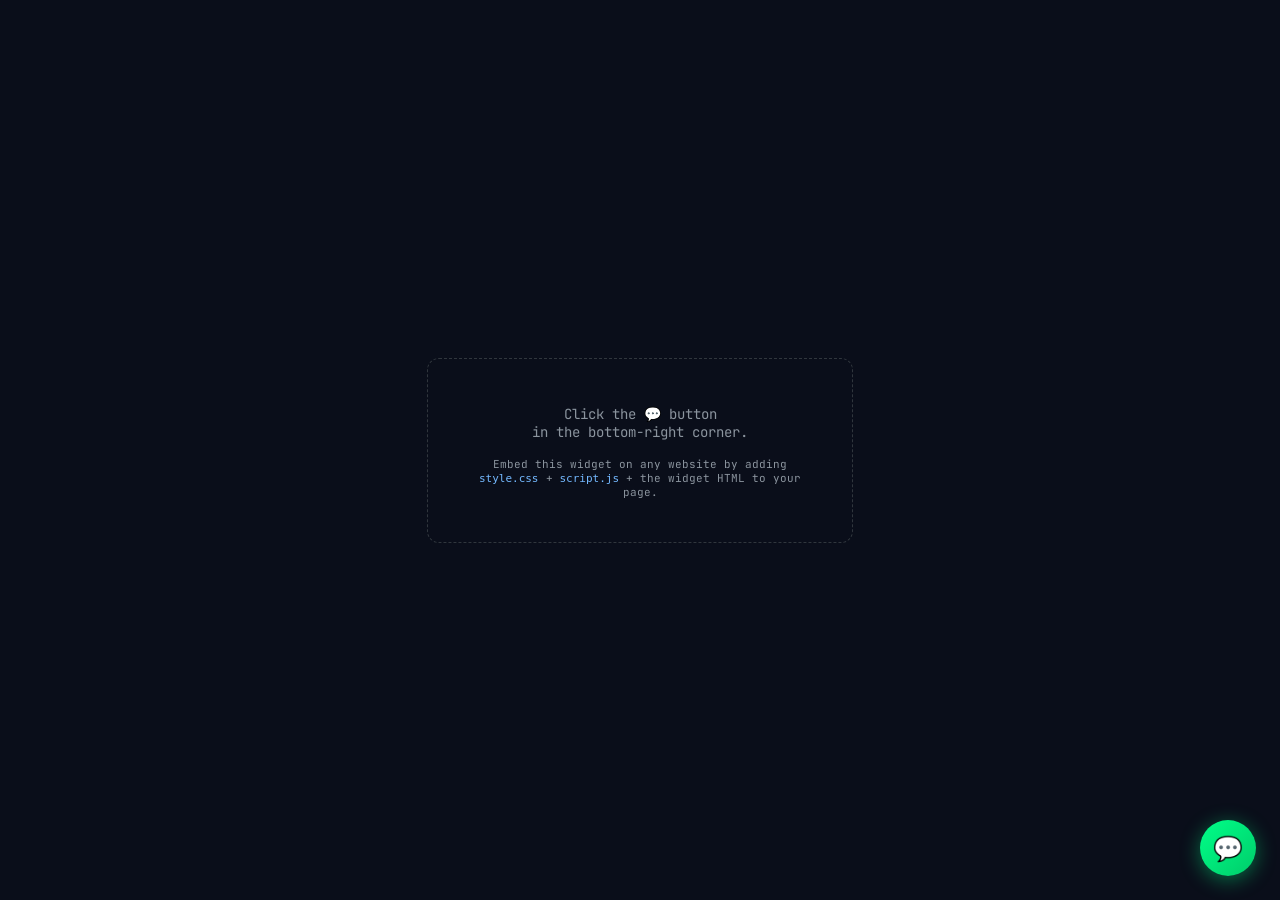
<file: index.html>
<!DOCTYPE html>
<html lang="en">
<head>
  <meta charset="UTF-8" />
  <meta name="viewport" content="width=device-width, initial-scale=1.0" />
  <title>Cyber Execs — AI Chatbot Widget</title>
  <link rel="preconnect" href="https://fonts.googleapis.com" />
  <link href="https://fonts.googleapis.com/css2?family=JetBrains+Mono:wght@400;600;700&display=swap" rel="stylesheet" />
  <link rel="stylesheet" href="style.css" />
  <style>
    body {
      margin: 0;
      min-height: 100vh;
      background: #0a0e1a;
      display: flex;
      align-items: center;
      justify-content: center;
      font-family: 'JetBrains Mono', monospace;
      color: #8b949e;
      font-size: 14px;
    }
    .demo-note {
      text-align: center;
      padding: 2rem;
      border: 1px dashed #30363d;
      border-radius: 12px;
      max-width: 360px;
    }
    .demo-note span {
      color: #00ff88;
      font-weight: 700;
    }
  </style>
</head>
<body>
  <div class="demo-note">
    <p>Click the <span>💬</span> button<br />in the bottom-right corner.</p>
    <p style="margin-top:1rem; font-size:11px;">
      Embed this widget on any website by adding<br />
      <code style="color:#74b9ff">style.css</code> + <code style="color:#74b9ff">script.js</code> +
      the widget HTML to your page.
    </p>
  </div>

  <!-- ── CHATBOT WIDGET ── -->
  <div id="chat-button">💬</div>

  <div id="chat-popup" class="hidden">
    <div id="chat-header">
      <div class="header-dot"></div>
      <div class="header-title">Cyber Execs Assistant</div>
      <div class="header-sub">● Online</div>
    </div>
    <div id="chat-box"></div>
    <div id="chat-input-container">
      <input id="user-input" type="text" placeholder="Ask me anything…" autocomplete="off" />
      <button id="send-btn">Send</button>
    </div>
  </div>

  <!-- Optional: override API URL and client_id before loading script.js -->
  <!-- <script>window.CHATBOT_API_URL = "https://your-render-app.onrender.com/chat";</script> -->
  <!-- <script>window.CHATBOT_CLIENT_ID = "your_client_id";</script> -->
  <script src="script.js"></script>
</body>
</html>
</file>
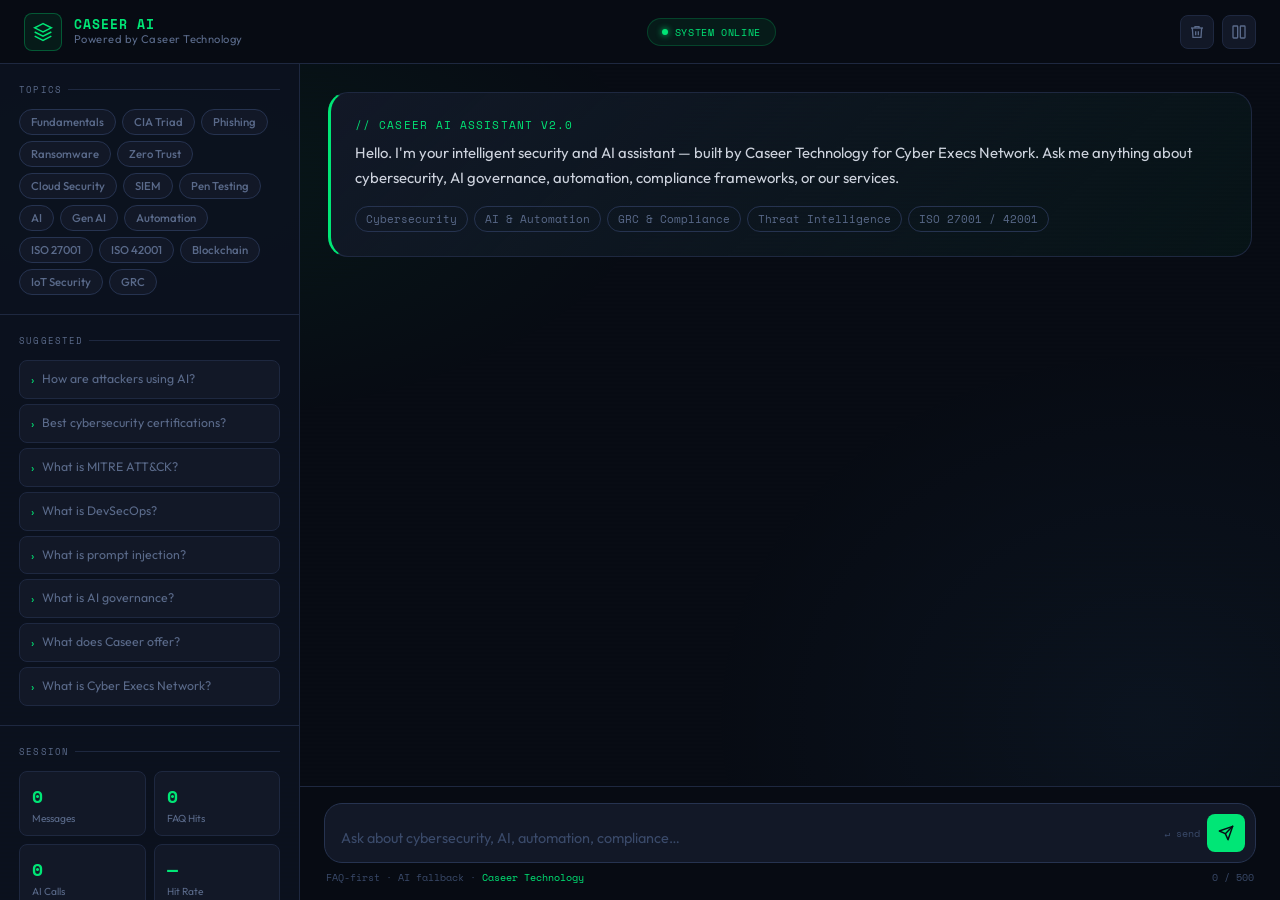
<file: chat.html>
<!DOCTYPE html>
<html lang="en">
<head>
  <meta charset="UTF-8" />
  <meta name="viewport" content="width=device-width, initial-scale=1.0" />
  <title>CASEER AI — Intelligent Security Assistant</title>
  <link rel="preconnect" href="https://fonts.googleapis.com" />
  <link rel="preconnect" href="https://fonts.gstatic.com" crossorigin />
  <link href="https://fonts.googleapis.com/css2?family=Space+Mono:wght@400;700&family=Outfit:wght@300;400;500;600;700&display=swap" rel="stylesheet" />
  <style>
    :root {
      --green: #00e676; --green-dim: #00b85c;
      --green-glow: rgba(0,230,118,0.18); --green-subtle: rgba(0,230,118,0.07);
      --bg: #080c14; --bg2: #0d1220; --bg3: #121827; --bg4: #192032;
      --line: #1e2840; --line2: #263350;
      --white: #f0f4ff; --muted: #5a6a8a; --muted2: #3a4a6a;
      --blue: #4da6ff; --amber: #ffb340; --red: #ff4f6a;
      --mono: 'Space Mono', monospace; --sans: 'Outfit', sans-serif;
      --r-sm: 8px; --r-md: 14px; --r-lg: 20px;
      --sidebar-w: 300px; --header-h: 64px;
    }
    *, *::before, *::after { box-sizing: border-box; margin: 0; padding: 0; }
    html, body { height: 100%; overflow: hidden; }
    body { font-family: var(--sans); background: var(--bg); color: var(--white); display: flex; flex-direction: column; }
    body::before {
      content: ''; position: fixed; inset: 0; pointer-events: none; z-index: 0;
      background:
        radial-gradient(ellipse 60% 40% at 10% 20%, rgba(0,230,118,0.06) 0%, transparent 70%),
        radial-gradient(ellipse 50% 60% at 90% 80%, rgba(77,166,255,0.05) 0%, transparent 70%);
    }
    body::after {
      content: ''; position: fixed; inset: 0; pointer-events: none; z-index: 0;
      background: repeating-linear-gradient(0deg, transparent, transparent 2px, rgba(0,0,0,0.025) 2px, rgba(0,0,0,0.025) 4px);
    }

    /* HEADER */
    .header {
      position: relative; z-index: 10; height: var(--header-h);
      background: rgba(8,12,20,0.97); border-bottom: 1px solid var(--line);
      display: flex; align-items: center; justify-content: space-between;
      padding: 0 1.5rem; backdrop-filter: blur(12px); flex-shrink: 0;
    }
    .header-brand { display: flex; align-items: center; gap: 12px; }
    .logo-mark {
      width: 38px; height: 38px; background: var(--green-subtle);
      border: 1px solid rgba(0,230,118,0.3); border-radius: var(--r-sm);
      display: flex; align-items: center; justify-content: center;
    }
    .logo-mark svg { width: 20px; height: 20px; stroke: var(--green); fill: none; stroke-width: 1.8; }
    .brand-name { font-family: var(--mono); font-size: 0.8rem; font-weight: 700; color: var(--green); letter-spacing: 0.08em; text-transform: uppercase; line-height: 1.2; }
    .brand-sub { font-size: 0.7rem; color: var(--muted); letter-spacing: 0.04em; }
    .status-pill {
      display: flex; align-items: center; gap: 7px;
      background: var(--green-subtle); border: 1px solid rgba(0,230,118,0.2);
      border-radius: 100px; padding: 5px 14px;
      font-family: var(--mono); font-size: 0.65rem; color: var(--green); letter-spacing: 0.06em;
    }
    .status-dot {
      width: 6px; height: 6px; border-radius: 50%;
      background: var(--green); box-shadow: 0 0 6px var(--green);
      animation: pdot 2s infinite;
    }
    @keyframes pdot { 0%,100% { opacity: 1; } 50% { opacity: 0.35; } }
    .header-actions { display: flex; gap: 8px; }
    .icon-btn {
      width: 34px; height: 34px; background: var(--bg3);
      border: 1px solid var(--line); border-radius: var(--r-sm);
      display: flex; align-items: center; justify-content: center;
      cursor: pointer; transition: all 0.18s; color: var(--muted);
    }
    .icon-btn:hover { background: var(--bg4); border-color: var(--line2); color: var(--white); }
    .icon-btn svg { width: 16px; height: 16px; stroke: currentColor; fill: none; stroke-width: 2; }
    .mob-toggle { display: none; }

    /* LAYOUT */
    .layout { position: relative; z-index: 1; flex: 1; display: flex; overflow: hidden; }

    /* SIDEBAR */
    .sidebar {
      width: var(--sidebar-w); flex-shrink: 0;
      background: rgba(13,18,32,0.9); border-right: 1px solid var(--line);
      display: flex; flex-direction: column; overflow-y: auto;
      transition: transform 0.28s ease;
    }
    .sidebar::-webkit-scrollbar { width: 3px; }
    .sidebar::-webkit-scrollbar-thumb { background: var(--line2); border-radius: 4px; }
    .s-section { padding: 1.2rem; border-bottom: 1px solid var(--line); }
    .s-label {
      font-family: var(--mono); font-size: 0.58rem; color: var(--muted);
      letter-spacing: 0.12em; text-transform: uppercase; margin-bottom: 0.8rem;
      display: flex; align-items: center; gap: 6px;
    }
    .s-label::after { content: ''; flex: 1; height: 1px; background: var(--line); }
    .chips { display: flex; flex-wrap: wrap; gap: 6px; }
    .chip {
      font-size: 0.71rem; font-weight: 500; padding: 5px 11px;
      border-radius: 100px; border: 1px solid var(--line2);
      background: var(--bg3); color: var(--muted); cursor: pointer; transition: all 0.16s; white-space: nowrap;
    }
    .chip:hover { border-color: var(--green); color: var(--green); background: var(--green-subtle); }
    .sugg-list { display: flex; flex-direction: column; gap: 5px; }
    .sugg-item {
      font-size: 0.77rem; color: var(--muted); padding: 9px 11px;
      background: var(--bg3); border: 1px solid var(--line);
      border-radius: var(--r-sm); cursor: pointer; transition: all 0.16s; line-height: 1.45;
      display: flex; align-items: flex-start; gap: 8px;
    }
    .sugg-item::before { content: '›'; color: var(--green); flex-shrink: 0; margin-top: 1px; }
    .sugg-item:hover { background: var(--green-subtle); border-color: rgba(0,230,118,0.28); color: var(--white); }
    .stats-grid { display: grid; grid-template-columns: 1fr 1fr; gap: 8px; }
    .stat-card { background: var(--bg3); border: 1px solid var(--line); border-radius: var(--r-sm); padding: 10px 12px; }
    .stat-val { font-family: var(--mono); font-size: 1.15rem; font-weight: 700; color: var(--green); }
    .stat-lbl { font-size: 0.64rem; color: var(--muted); margin-top: 2px; }

    /* CHAT MAIN */
    .chat-main { flex: 1; display: flex; flex-direction: column; overflow: hidden; min-width: 0; }

    /* MESSAGES */
    .messages {
      flex: 1; overflow-y: auto; padding: 1.75rem;
      display: flex; flex-direction: column; gap: 1.2rem; scroll-behavior: smooth;
    }
    .messages::-webkit-scrollbar { width: 4px; }
    .messages::-webkit-scrollbar-thumb { background: var(--line2); border-radius: 4px; }
    .messages::-webkit-scrollbar-thumb:hover { background: var(--green-dim); }

    /* Welcome */
    .welcome-card {
      background: linear-gradient(135deg, var(--bg3) 0%, rgba(0,230,118,0.04) 100%);
      border: 1px solid var(--line); border-left: 3px solid var(--green);
      border-radius: var(--r-lg); padding: 1.5rem;
      animation: fadeup 0.5s ease both;
    }
    .welcome-title { font-family: var(--mono); font-size: 0.68rem; color: var(--green); letter-spacing: 0.1em; text-transform: uppercase; margin-bottom: 0.5rem; }
    .welcome-text { font-size: 0.93rem; line-height: 1.65; color: rgba(240,244,255,0.85); }
    .w-badges { display: flex; flex-wrap: wrap; gap: 6px; margin-top: 1rem; }
    .w-badge { font-size: 0.67rem; font-family: var(--mono); padding: 4px 10px; border-radius: 100px; border: 1px solid var(--line2); color: var(--muted); }

    /* Message rows */
    .msg-row { display: flex; gap: 12px; animation: fadeup 0.28s ease both; }
    .msg-row.user { flex-direction: row-reverse; }
    @keyframes fadeup { from { opacity: 0; transform: translateY(10px); } to { opacity: 1; transform: translateY(0); } }
    .av {
      width: 36px; height: 36px; border-radius: 10px;
      display: flex; align-items: center; justify-content: center;
      font-family: var(--mono); font-weight: 700; font-size: 0.62rem;
      letter-spacing: 0.04em; flex-shrink: 0;
    }
    .msg-row.bot .av { background: linear-gradient(135deg, var(--green-dim), #006b35); color: var(--bg); box-shadow: 0 0 10px rgba(0,230,118,0.2); }
    .msg-row.user .av { background: linear-gradient(135deg, #1a4a8a, #0d2860); color: var(--blue); border: 1px solid rgba(77,166,255,0.25); }
    .msg-body { max-width: 73%; display: flex; flex-direction: column; gap: 4px; }
    .msg-row.user .msg-body { align-items: flex-end; }
    .bubble { padding: 0.88rem 1.1rem; border-radius: var(--r-md); font-size: 0.9rem; line-height: 1.65; }
    .msg-row.bot .bubble {
      background: var(--bg3); border: 1px solid var(--line); border-left: 3px solid var(--green);
      color: rgba(240,244,255,0.9); border-radius: 4px var(--r-md) var(--r-md) var(--r-md);
    }
    .msg-row.user .bubble {
      background: linear-gradient(135deg, rgba(26,74,138,0.55), rgba(13,40,96,0.55));
      border: 1px solid rgba(77,166,255,0.2); color: rgba(240,244,255,0.95);
      border-radius: var(--r-md) 4px var(--r-md) var(--r-md);
    }
    .msg-meta { display: flex; align-items: center; gap: 6px; flex-wrap: wrap; }
    .badge { font-family: var(--mono); font-size: 0.58rem; letter-spacing: 0.06em; padding: 3px 8px; border-radius: 100px; font-weight: 700; text-transform: uppercase; }
    .b-faq { background: rgba(0,230,118,0.1); color: var(--green); border: 1px solid rgba(0,230,118,0.22); }
    .b-ai  { background: rgba(77,166,255,0.1); color: var(--blue);  border: 1px solid rgba(77,166,255,0.22); }
    .b-err { background: rgba(255,79,106,0.1); color: var(--red);   border: 1px solid rgba(255,79,106,0.22); }
    .score-wrap { display: flex; align-items: center; gap: 4px; }
    .score-bar { width: 44px; height: 3px; background: var(--bg4); border-radius: 4px; overflow: hidden; }
    .score-fill { height: 100%; background: linear-gradient(90deg, var(--green-dim), var(--green)); }
    .meta-txt { font-family: var(--mono); font-size: 0.58rem; color: var(--muted); }
    .copy-btn { font-size: 0.58rem; font-family: var(--mono); color: var(--muted2); background: none; border: none; cursor: pointer; padding: 2px 5px; border-radius: 4px; transition: color 0.14s; }
    .copy-btn:hover { color: var(--green); }
    .typing-bbl {
      display: flex; align-items: center; gap: 5px;
      padding: 0.85rem 1.1rem; background: var(--bg3);
      border: 1px solid var(--line); border-left: 3px solid var(--green);
      border-radius: 4px var(--r-md) var(--r-md) var(--r-md);
    }
    .td { width: 7px; height: 7px; border-radius: 50%; background: var(--green); animation: bnc 1.3s infinite; }
    .td:nth-child(2) { animation-delay: 0.16s; }
    .td:nth-child(3) { animation-delay: 0.32s; }
    @keyframes bnc { 0%,60%,100% { transform: translateY(0); opacity: 0.35; } 30% { transform: translateY(-6px); opacity: 1; } }

    /* INPUT */
    .input-area {
      flex-shrink: 0; padding: 1rem 1.5rem;
      background: rgba(8,12,20,0.97); border-top: 1px solid var(--line);
      backdrop-filter: blur(12px);
    }
    .input-row {
      display: flex; align-items: flex-end; gap: 10px;
      background: var(--bg3); border: 1px solid var(--line2);
      border-radius: 18px; padding: 10px 10px 10px 16px; transition: border-color 0.2s;
    }
    .input-row:focus-within { border-color: rgba(0,230,118,0.38); box-shadow: 0 0 0 3px rgba(0,230,118,0.05); }
    #messageInput {
      flex: 1; background: none; border: none; outline: none;
      color: var(--white); font-family: var(--sans); font-size: 0.9rem;
      resize: none; line-height: 1.5; max-height: 130px; min-height: 24px;
      overflow-y: auto; caret-color: var(--green);
    }
    #messageInput::placeholder { color: var(--muted2); }
    .input-controls { display: flex; align-items: center; gap: 7px; flex-shrink: 0; }
    .send-hint { font-size: 0.6rem; font-family: var(--mono); color: var(--muted2); white-space: nowrap; }
    #sendBtn {
      width: 38px; height: 38px; background: var(--green); border: none;
      border-radius: var(--r-sm); cursor: pointer;
      display: flex; align-items: center; justify-content: center; transition: all 0.18s;
    }
    #sendBtn:hover { background: var(--green-dim); transform: scale(1.05); }
    #sendBtn:active { transform: scale(0.96); }
    #sendBtn:disabled { opacity: 0.4; cursor: not-allowed; transform: none; }
    #sendBtn svg { width: 16px; height: 16px; stroke: var(--bg); fill: none; stroke-width: 2.2; stroke-linecap: round; stroke-linejoin: round; }
    .input-footer { display: flex; justify-content: space-between; align-items: center; margin-top: 7px; padding: 0 2px; }
    .powered { font-size: 0.6rem; color: var(--muted2); font-family: var(--mono); }
    .powered span { color: var(--green); }
    .char-count { font-family: var(--mono); font-size: 0.6rem; color: var(--muted2); }
    .char-count.warn { color: var(--amber); }

    /* RESPONSIVE */
    .sidebar-overlay { display: none; position: fixed; inset: 0; background: rgba(0,0,0,0.65); z-index: 99; }
    @media (max-width: 900px) {
      .sidebar {
        position: fixed; left: 0; top: var(--header-h);
        height: calc(100% - var(--header-h)); z-index: 100; transform: translateX(-100%);
      }
      .sidebar.open { transform: translateX(0); }
      .sidebar-overlay.open { display: block; }
      .mob-toggle { display: flex; }
      .status-pill { display: none; }
    }
    @media (max-width: 600px) {
      .header { padding: 0 1rem; }
      .messages { padding: 1rem; gap: 1rem; }
      .msg-body { max-width: 90%; }
      .input-area { padding: 0.75rem 0.9rem; }
      .send-hint { display: none; }
    }
  </style>
</head>
<body>

  <!-- HEADER -->
  <header class="header">
    <div class="header-brand">
      <button class="icon-btn mob-toggle" id="sidebarToggle">
        <svg viewBox="0 0 24 24"><line x1="3" y1="6" x2="21" y2="6"/><line x1="3" y1="12" x2="21" y2="12"/><line x1="3" y1="18" x2="15" y2="18"/></svg>
      </button>
      <div class="logo-mark">
        <svg viewBox="0 0 24 24"><path d="M12 2L2 7l10 5 10-5-10-5z"/><path d="M2 17l10 5 10-5"/><path d="M2 12l10 5 10-5"/></svg>
      </div>
      <div>
        <div class="brand-name">CASEER AI</div>
        <div class="brand-sub">Powered by Caseer Technology</div>
      </div>
    </div>

    <div class="status-pill">
      <div class="status-dot"></div>
      SYSTEM ONLINE
    </div>

    <div class="header-actions">
      <button class="icon-btn" id="clearBtn" title="Clear chat">
        <svg viewBox="0 0 24 24"><polyline points="3 6 5 6 21 6"/><path d="M19 6l-1 14H6L5 6"/><path d="M10 11v6M14 11v6"/><path d="M9 6V4h6v2"/></svg>
      </button>
      <button class="icon-btn" id="sidebarHideBtn" title="Toggle sidebar">
        <svg viewBox="0 0 24 24"><rect x="3" y="3" width="7" height="18" rx="1"/><rect x="14" y="3" width="7" height="18" rx="1"/></svg>
      </button>
    </div>
  </header>

  <div class="sidebar-overlay" id="overlay"></div>

  <div class="layout">

    <!-- SIDEBAR -->
    <aside class="sidebar" id="sidebar">
      <div class="s-section">
        <div class="s-label">Topics</div>
        <div class="chips">
          <div class="chip" data-q="What is cybersecurity?">Fundamentals</div>
          <div class="chip" data-q="What is the CIA triad?">CIA Triad</div>
          <div class="chip" data-q="What is phishing?">Phishing</div>
          <div class="chip" data-q="What is ransomware?">Ransomware</div>
          <div class="chip" data-q="What is zero trust security?">Zero Trust</div>
          <div class="chip" data-q="What is cloud security?">Cloud Security</div>
          <div class="chip" data-q="What is a SIEM?">SIEM</div>
          <div class="chip" data-q="What is penetration testing?">Pen Testing</div>
          <div class="chip" data-q="What is artificial intelligence?">AI</div>
          <div class="chip" data-q="What is generative AI?">Gen AI</div>
          <div class="chip" data-q="What is RPA?">Automation</div>
          <div class="chip" data-q="What is ISO 27001?">ISO 27001</div>
          <div class="chip" data-q="What is ISO 42001?">ISO 42001</div>
          <div class="chip" data-q="What is blockchain?">Blockchain</div>
          <div class="chip" data-q="What is IoT security?">IoT Security</div>
          <div class="chip" data-q="What is GRC?">GRC</div>
        </div>
      </div>

      <div class="s-section">
        <div class="s-label">Suggested</div>
        <div class="sugg-list">
          <div class="sugg-item" data-q="How are attackers using AI?">How are attackers using AI?</div>
          <div class="sugg-item" data-q="What certifications are recommended for cybersecurity?">Best cybersecurity certifications?</div>
          <div class="sugg-item" data-q="What is the MITRE ATT&CK framework?">What is MITRE ATT&amp;CK?</div>
          <div class="sugg-item" data-q="What is DevSecOps?">What is DevSecOps?</div>
          <div class="sugg-item" data-q="What is prompt injection?">What is prompt injection?</div>
          <div class="sugg-item" data-q="What is AI governance?">What is AI governance?</div>
          <div class="sugg-item" data-q="What services does Caseer offer?">What does Caseer offer?</div>
          <div class="sugg-item" data-q="What is Cyber Execs Network?">What is Cyber Execs Network?</div>
        </div>
      </div>

      <div class="s-section">
        <div class="s-label">Session</div>
        <div class="stats-grid">
          <div class="stat-card"><div class="stat-val" id="sTotal">0</div><div class="stat-lbl">Messages</div></div>
          <div class="stat-card"><div class="stat-val" id="sFaq">0</div><div class="stat-lbl">FAQ Hits</div></div>
          <div class="stat-card"><div class="stat-val" id="sAi">0</div><div class="stat-lbl">AI Calls</div></div>
          <div class="stat-card"><div class="stat-val" id="sRate">—</div><div class="stat-lbl">Hit Rate</div></div>
        </div>
      </div>
    </aside>

    <!-- CHAT -->
    <main class="chat-main">
      <div class="messages" id="messages">
        <div class="welcome-card">
          <div class="welcome-title">// CASEER AI ASSISTANT v2.0</div>
          <div class="welcome-text">Hello. I'm your intelligent security and AI assistant — built by Caseer Technology for Cyber Execs Network. Ask me anything about cybersecurity, AI governance, automation, compliance frameworks, or our services.</div>
          <div class="w-badges">
            <span class="w-badge">Cybersecurity</span>
            <span class="w-badge">AI &amp; Automation</span>
            <span class="w-badge">GRC &amp; Compliance</span>
            <span class="w-badge">Threat Intelligence</span>
            <span class="w-badge">ISO 27001 / 42001</span>
          </div>
        </div>
      </div>

      <div class="input-area">
        <div class="input-row">
          <textarea id="messageInput" rows="1" placeholder="Ask about cybersecurity, AI, automation, compliance…" autocomplete="off"></textarea>
          <div class="input-controls">
            <span class="send-hint">↵ send</span>
            <button id="sendBtn" title="Send">
              <svg viewBox="0 0 24 24"><line x1="22" y1="2" x2="11" y2="13"/><polygon points="22 2 15 22 11 13 2 9 22 2"/></svg>
            </button>
          </div>
        </div>
        <div class="input-footer">
          <span class="powered">FAQ-first · AI fallback · <span>Caseer Technology</span></span>
          <span class="char-count" id="charCount">0 / 500</span>
        </div>
      </div>
    </main>
  </div>

  <script>
    const API_URL = window.CHATBOT_API_URL || (
      ['localhost','127.0.0.1'].includes(window.location.hostname)
        ? 'http://localhost:8000/chat' : '/chat'
    );
    const CLIENT_ID  = window.CHATBOT_CLIENT_ID || 'default';
    const SESSION_ID = 'ses-' + Math.random().toString(36).slice(2, 11);
    const stats = { total: 0, faq: 0, ai: 0 };

    const msgsEl   = document.getElementById('messages');
    const inputEl  = document.getElementById('messageInput');
    const sendBtn  = document.getElementById('sendBtn');
    const sidebar  = document.getElementById('sidebar');
    const overlay  = document.getElementById('overlay');

    // Sidebar controls
    document.getElementById('sidebarToggle').addEventListener('click', () => {
      sidebar.classList.toggle('open'); overlay.classList.toggle('open');
    });
    overlay.addEventListener('click', () => {
      sidebar.classList.remove('open'); overlay.classList.remove('open');
    });
    document.getElementById('sidebarHideBtn').addEventListener('click', () => {
      sidebar.style.display = sidebar.style.display === 'none' ? '' : 'none';
    });

    // Clear
    document.getElementById('clearBtn').addEventListener('click', () => {
      msgsEl.innerHTML = '';
      addWelcome();
      stats.total = stats.faq = stats.ai = 0;
      updateStats();
    });

    function addWelcome() {
      const d = document.createElement('div');
      d.className = 'welcome-card';
      d.innerHTML = `<div class="welcome-title">// CASEER AI ASSISTANT v2.0</div>
        <div class="welcome-text">Hello. I'm your intelligent security and AI assistant — built by Caseer Technology for Cyber Execs Network. Ask me anything about cybersecurity, AI governance, automation, compliance frameworks, or our services.</div>
        <div class="w-badges">
          <span class="w-badge">Cybersecurity</span><span class="w-badge">AI &amp; Automation</span>
          <span class="w-badge">GRC &amp; Compliance</span><span class="w-badge">Threat Intelligence</span>
          <span class="w-badge">ISO 27001 / 42001</span>
        </div>`;
      msgsEl.appendChild(d);
    }

    // Chips & suggestions
    document.querySelectorAll('.chip, .sugg-item').forEach(el => {
      el.addEventListener('click', () => {
        inputEl.value = el.dataset.q || el.textContent.trim();
        resize(); inputEl.focus();
        sidebar.classList.remove('open'); overlay.classList.remove('open');
      });
    });

    // Input
    inputEl.addEventListener('input', () => {
      resize();
      const l = inputEl.value.length;
      const cc = document.getElementById('charCount');
      cc.textContent = `${Math.min(l,500)} / 500`;
      cc.classList.toggle('warn', l > 400);
      if (l > 500) inputEl.value = inputEl.value.slice(0,500);
    });
    inputEl.addEventListener('keydown', e => {
      if (e.key === 'Enter' && !e.shiftKey) { e.preventDefault(); send(); }
    });
    sendBtn.addEventListener('click', send);

    function resize() {
      inputEl.style.height = 'auto';
      inputEl.style.height = Math.min(inputEl.scrollHeight, 130) + 'px';
    }

    function updateStats() {
      document.getElementById('sTotal').textContent = stats.total;
      document.getElementById('sFaq').textContent   = stats.faq;
      document.getElementById('sAi').textContent    = stats.ai;
      document.getElementById('sRate').textContent  =
        stats.total > 0 ? Math.round(stats.faq / stats.total * 100) + '%' : '—';
    }

    function now() {
      return new Date().toLocaleTimeString([], { hour: '2-digit', minute: '2-digit' });
    }

    function esc(s) {
      return s.replace(/&/g,'&amp;').replace(/</g,'&lt;').replace(/>/g,'&gt;')
               .replace(/"/g,'&quot;').replace(/\n/g,'<br>');
    }

    function scroll() { msgsEl.scrollTop = msgsEl.scrollHeight; }

    function addUser(text) {
      const r = document.createElement('div');
      r.className = 'msg-row user';
      r.innerHTML = `<div class="av">YOU</div>
        <div class="msg-body">
          <div class="bubble">${esc(text)}</div>
          <div class="msg-meta"><span class="meta-txt">${now()}</span></div>
        </div>`;
      msgsEl.appendChild(r); scroll();
    }

    function addBot(text, source, score, matchedQ) {
      const r = document.createElement('div');
      r.className = 'msg-row bot';
      const bCls = source === 'faq' ? 'b-faq' : source === 'ai' ? 'b-ai' : 'b-err';
      const bLbl = source === 'faq' ? 'FAQ'   : source === 'ai' ? 'AI'  : 'ERR';
      const scoreHtml = (source === 'faq' && score != null)
        ? `<div class="score-wrap"><div class="score-bar"><div class="score-fill" style="width:${Math.round(score)}%"></div></div><span class="meta-txt">${Math.round(score)}%</span></div>` : '';
      const matchHtml = matchedQ
        ? `<span class="meta-txt" title="${esc(matchedQ)}" style="cursor:help">matched ⓘ</span>` : '';
      r.innerHTML = `<div class="av">AI</div>
        <div class="msg-body">
          <div class="bubble">${esc(text)}</div>
          <div class="msg-meta">
            <span class="badge ${bCls}">${bLbl}</span>
            ${scoreHtml}${matchHtml}
            <span class="meta-txt">${now()}</span>
            <button class="copy-btn">copy</button>
          </div>
        </div>`;
      r.querySelector('.copy-btn').addEventListener('click', function() {
        navigator.clipboard.writeText(text).then(() => {
          this.textContent = 'copied!';
          setTimeout(() => this.textContent = 'copy', 1500);
        });
      });
      msgsEl.appendChild(r); scroll();
    }

    function addTyping() {
      const r = document.createElement('div');
      r.className = 'msg-row bot'; r.id = 'typing';
      r.innerHTML = `<div class="av">AI</div>
        <div class="msg-body"><div class="typing-bbl"><div class="td"></div><div class="td"></div><div class="td"></div></div></div>`;
      msgsEl.appendChild(r); scroll();
    }

    function removeTyping() { const e = document.getElementById('typing'); if (e) e.remove(); }

    async function send() {
      const text = inputEl.value.trim();
      if (!text || sendBtn.disabled) return;
      addUser(text);
      inputEl.value = ''; inputEl.style.height = 'auto';
      document.getElementById('charCount').textContent = '0 / 500';
      sendBtn.disabled = true; inputEl.disabled = true;
      addTyping();
      try {
        const res = await fetch(API_URL, {
          method: 'POST',
          headers: { 'Content-Type': 'application/json' },
          body: JSON.stringify({ message: text, client_id: CLIENT_ID, session_id: SESSION_ID }),
        });
        removeTyping();
        if (!res.ok) throw new Error(`HTTP ${res.status}`);
        const d = await res.json();
        addBot(d.reply, d.source, d.score, d.matched_question);
        stats.total++;
        if (d.source === 'faq') stats.faq++; else stats.ai++;
        updateStats();
      } catch (err) {
        removeTyping();
        addBot('Unable to reach the server. Please check the connection and try again.', 'error', null, null);
        console.error(err);
      } finally {
        sendBtn.disabled = false; inputEl.disabled = false; inputEl.focus();
      }
    }
  </script>
</body>
</html>
</file>
<file: style.css>
/* Cyber Execs Chatbot Widget — v2.0 */

:root {
  --primary: #00ff88;
  --primary-dark: #00cc6a;
  --bg-widget: #0d1117;
  --bg-header: #131824;
  --bg-input: #1a2030;
  --text-main: #e6edf3;
  --text-muted: #8b949e;
  --border: #30363d;
  --user-bubble: #1f6feb;
  --bot-bubble: #1a2030;
  --shadow: 0 8px 32px rgba(0, 255, 136, 0.12);
}

/* ── Floating Button ── */
#chat-button {
  position: fixed;
  bottom: 24px;
  right: 24px;
  background: linear-gradient(135deg, var(--primary), var(--primary-dark));
  color: #000;
  border-radius: 50%;
  width: 56px;
  height: 56px;
  display: flex;
  justify-content: center;
  align-items: center;
  font-size: 24px;
  cursor: pointer;
  box-shadow: 0 4px 20px rgba(0, 255, 136, 0.4);
  transition: transform 0.2s ease, box-shadow 0.2s ease;
  z-index: 9999;
  user-select: none;
}

#chat-button:hover {
  transform: scale(1.1);
  box-shadow: 0 6px 28px rgba(0, 255, 136, 0.6);
}

/* ── Chat Popup ── */
#chat-popup {
  position: fixed;
  bottom: 92px;
  right: 24px;
  width: 340px;
  height: 480px;
  background: var(--bg-widget);
  border: 1px solid var(--border);
  border-radius: 16px;
  display: flex;
  flex-direction: column;
  box-shadow: var(--shadow);
  overflow: hidden;
  z-index: 9998;
  font-family: 'JetBrains Mono', 'Courier New', monospace;
  transition: opacity 0.2s ease, transform 0.2s ease;
}

#chat-popup.hidden {
  display: none;
}

/* ── Header ── */
#chat-header {
  background: var(--bg-header);
  border-bottom: 1px solid var(--border);
  padding: 14px 16px;
  display: flex;
  align-items: center;
  gap: 10px;
}

#chat-header .header-dot {
  width: 10px;
  height: 10px;
  border-radius: 50%;
  background: var(--primary);
  box-shadow: 0 0 8px var(--primary);
  animation: pulse 2s infinite;
}

@keyframes pulse {
  0%, 100% { opacity: 1; }
  50% { opacity: 0.4; }
}

#chat-header .header-title {
  font-size: 13px;
  font-weight: 600;
  color: var(--text-main);
  letter-spacing: 0.5px;
}

#chat-header .header-sub {
  font-size: 10px;
  color: var(--primary);
  margin-left: auto;
}

/* ── Message Area ── */
#chat-box {
  flex: 1;
  padding: 14px 12px;
  overflow-y: auto;
  display: flex;
  flex-direction: column;
  gap: 8px;
  scrollbar-width: thin;
  scrollbar-color: var(--border) transparent;
}

#chat-box::-webkit-scrollbar { width: 4px; }
#chat-box::-webkit-scrollbar-track { background: transparent; }
#chat-box::-webkit-scrollbar-thumb { background: var(--border); border-radius: 4px; }

/* ── Message Wrappers ── */
.message-wrapper {
  display: flex;
}

.user-wrapper { justify-content: flex-end; }
.bot-wrapper  { justify-content: flex-start; }

/* ── Bubbles ── */
.user-message,
.bot-message {
  max-width: 82%;
  padding: 9px 13px;
  border-radius: 12px;
  font-size: 13px;
  line-height: 1.5;
  word-wrap: break-word;
}

.user-message {
  background: var(--user-bubble);
  color: #fff;
  border-bottom-right-radius: 4px;
}

.bot-message {
  background: var(--bot-bubble);
  color: var(--text-main);
  border: 1px solid var(--border);
  border-bottom-left-radius: 4px;
}

/* ── Typing Indicator ── */
.bot-message.typing {
  display: flex;
  align-items: center;
  gap: 5px;
  padding: 12px 16px;
}

.bot-message.typing span {
  width: 7px;
  height: 7px;
  border-radius: 50%;
  background: var(--primary);
  animation: blink 1.2s infinite;
}

.bot-message.typing span:nth-child(2) { animation-delay: 0.2s; }
.bot-message.typing span:nth-child(3) { animation-delay: 0.4s; }

@keyframes blink {
  0%, 80%, 100% { opacity: 0.2; transform: scale(0.8); }
  40% { opacity: 1; transform: scale(1); }
}

/* ── Input Area ── */
#chat-input-container {
  display: flex;
  align-items: center;
  border-top: 1px solid var(--border);
  background: var(--bg-input);
  padding: 8px 10px;
  gap: 8px;
}

#user-input {
  flex: 1;
  background: transparent;
  border: none;
  outline: none;
  color: var(--text-main);
  font-size: 13px;
  font-family: inherit;
  padding: 6px 4px;
  caret-color: var(--primary);
}

#user-input::placeholder {
  color: var(--text-muted);
}

#send-btn {
  background: var(--primary);
  color: #000;
  border: none;
  border-radius: 8px;
  padding: 7px 14px;
  font-size: 12px;
  font-weight: 700;
  font-family: inherit;
  cursor: pointer;
  transition: background 0.2s;
  white-space: nowrap;
}

#send-btn:hover { background: var(--primary-dark); }
#send-btn:disabled { opacity: 0.5; cursor: not-allowed; }

/* ── Responsive ── */
@media (max-width: 400px) {
  #chat-popup {
    width: calc(100vw - 16px);
    right: 8px;
    bottom: 80px;
  }
}
</file>
